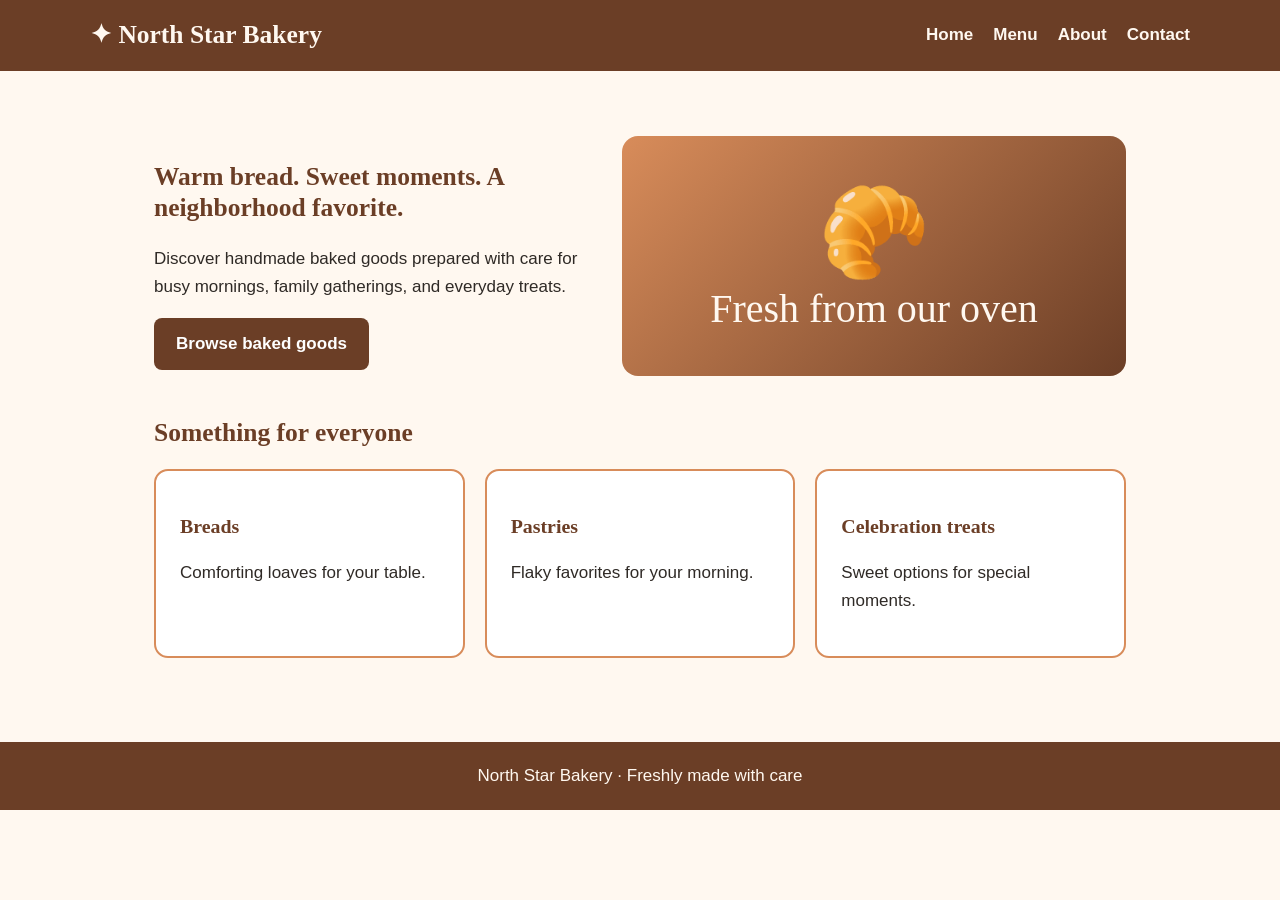
<file: index.html>
<!doctype html><html lang="en"><head><meta charset="utf-8"><meta name="viewport" content="width=device-width, initial-scale=1"><title>Welcome to North Star Bakery | North Star Bakery</title><link rel="stylesheet" href="styles.css"></head><body><header><div class="wrap"><h2>✦ North Star Bakery</h2><nav aria-label="Main navigation"><a href="index.html">Home</a><a href="menu.html">Menu</a><a href="about.html">About</a><a href="contact.html">Contact</a></nav></div></header><main><section class="hero"><div><h1>Warm bread. Sweet moments. A neighborhood favorite.</h1><p>Discover handmade baked goods prepared with care for busy mornings, family gatherings, and everyday treats.</p><a class="button" href="menu.html">Browse baked goods</a></div><div class="hero-art" role="img" aria-label="Illustration of bakery bread"><div><span>🥐</span>Fresh from our oven</div></div></section><section><h2>Something for everyone</h2><div class="cards"><article class="card"><h3>Breads</h3><p>Comforting loaves for your table.</p></article><article class="card"><h3>Pastries</h3><p>Flaky favorites for your morning.</p></article><article class="card"><h3>Celebration treats</h3><p>Sweet options for special moments.</p></article></div></section></main><footer>North Star Bakery · Freshly made with care</footer></body></html>
</file>
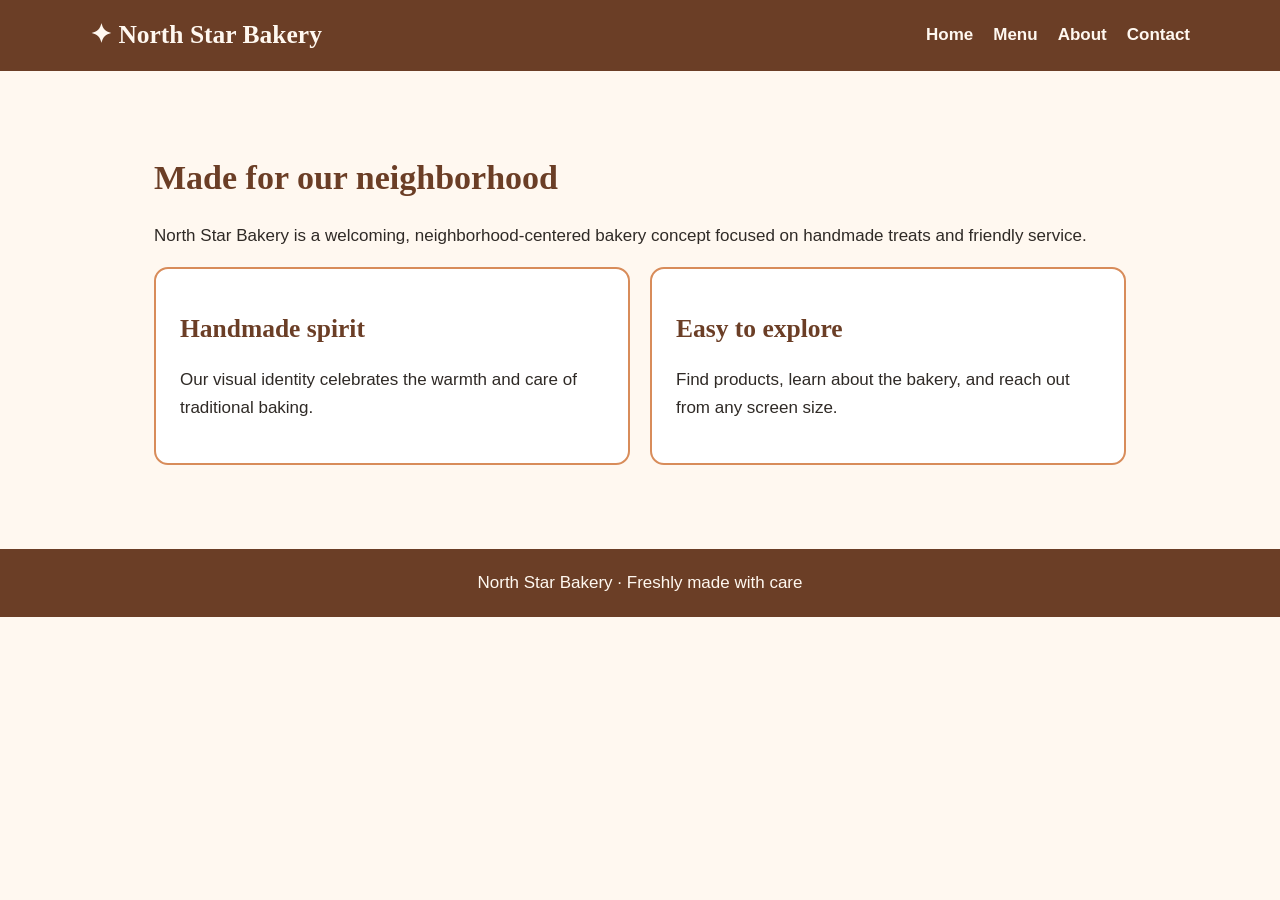
<file: about.html>
<!doctype html><html lang="en"><head><meta charset="utf-8"><meta name="viewport" content="width=device-width, initial-scale=1"><title>Our Story | North Star Bakery</title><link rel="stylesheet" href="styles.css"></head><body><header><div class="wrap"><h2>✦ North Star Bakery</h2><nav aria-label="Main navigation"><a href="index.html">Home</a><a href="menu.html">Menu</a><a href="about.html">About</a><a href="contact.html">Contact</a></nav></div></header><main><h1>Made for our neighborhood</h1><p>North Star Bakery is a welcoming, neighborhood-centered bakery concept focused on handmade treats and friendly service.</p><section class="cards"><article class="card"><h2>Handmade spirit</h2><p>Our visual identity celebrates the warmth and care of traditional baking.</p></article><article class="card"><h2>Easy to explore</h2><p>Find products, learn about the bakery, and reach out from any screen size.</p></article></section></main><footer>North Star Bakery · Freshly made with care</footer></body></html>
</file>
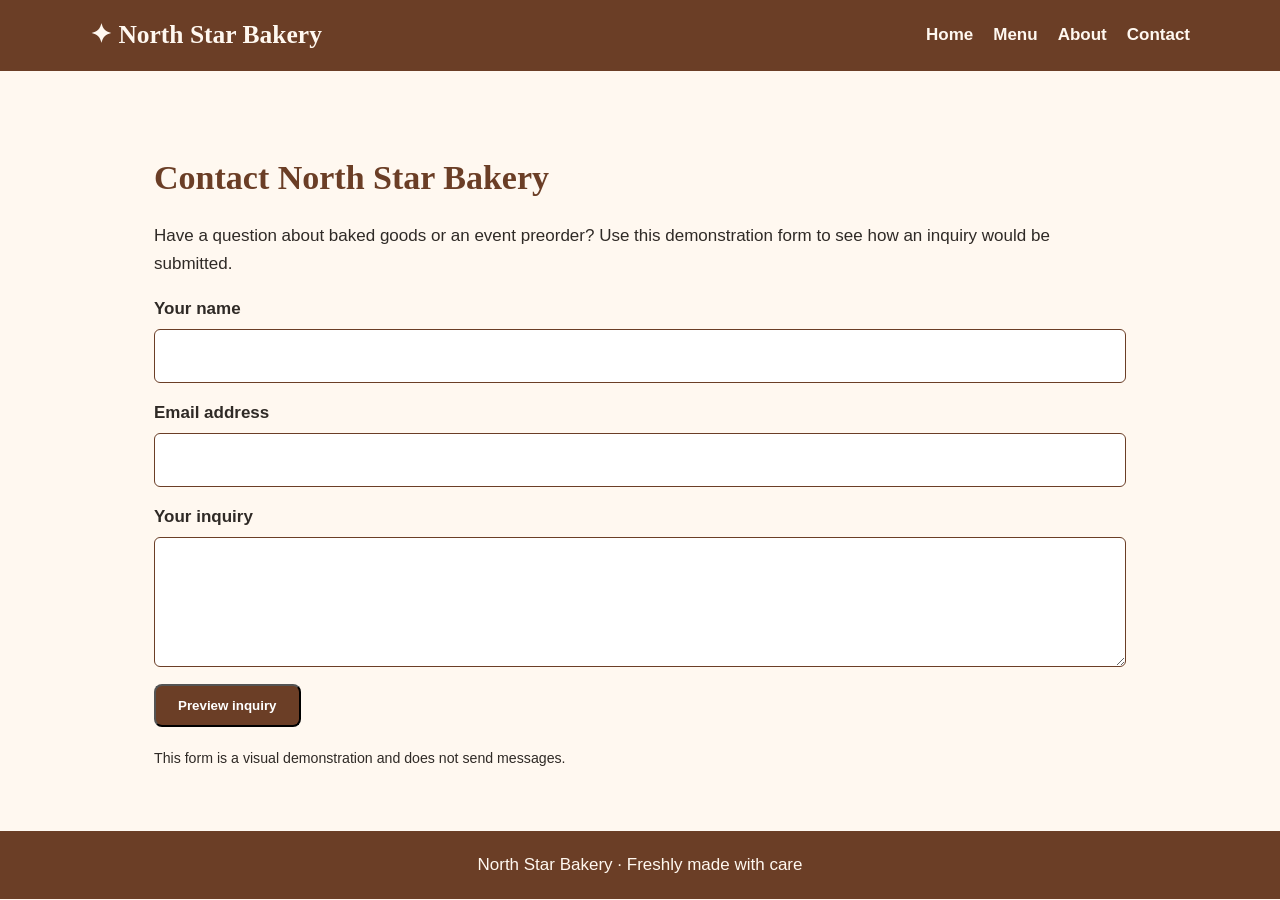
<file: contact.html>
<!doctype html><html lang="en"><head><meta charset="utf-8"><meta name="viewport" content="width=device-width, initial-scale=1"><title>Contact & Preorders | North Star Bakery</title><link rel="stylesheet" href="styles.css"></head><body><header><div class="wrap"><h2>✦ North Star Bakery</h2><nav aria-label="Main navigation"><a href="index.html">Home</a><a href="menu.html">Menu</a><a href="about.html">About</a><a href="contact.html">Contact</a></nav></div></header><main><h1>Contact North Star Bakery</h1><p>Have a question about baked goods or an event preorder? Use this demonstration form to see how an inquiry would be submitted.</p><form onsubmit="event.preventDefault();document.getElementById('notice').textContent='Demo only: no message was sent.'"><label for="name">Your name</label><input id="name" required><label for="email">Email address</label><input id="email" type="email" required><label for="message">Your inquiry</label><textarea id="message" required></textarea><p><button class="button" type="submit">Preview inquiry</button></p><p id="notice" role="status"></p></form><p><small>This form is a visual demonstration and does not send messages.</small></p></main><footer>North Star Bakery · Freshly made with care</footer></body></html>
</file>
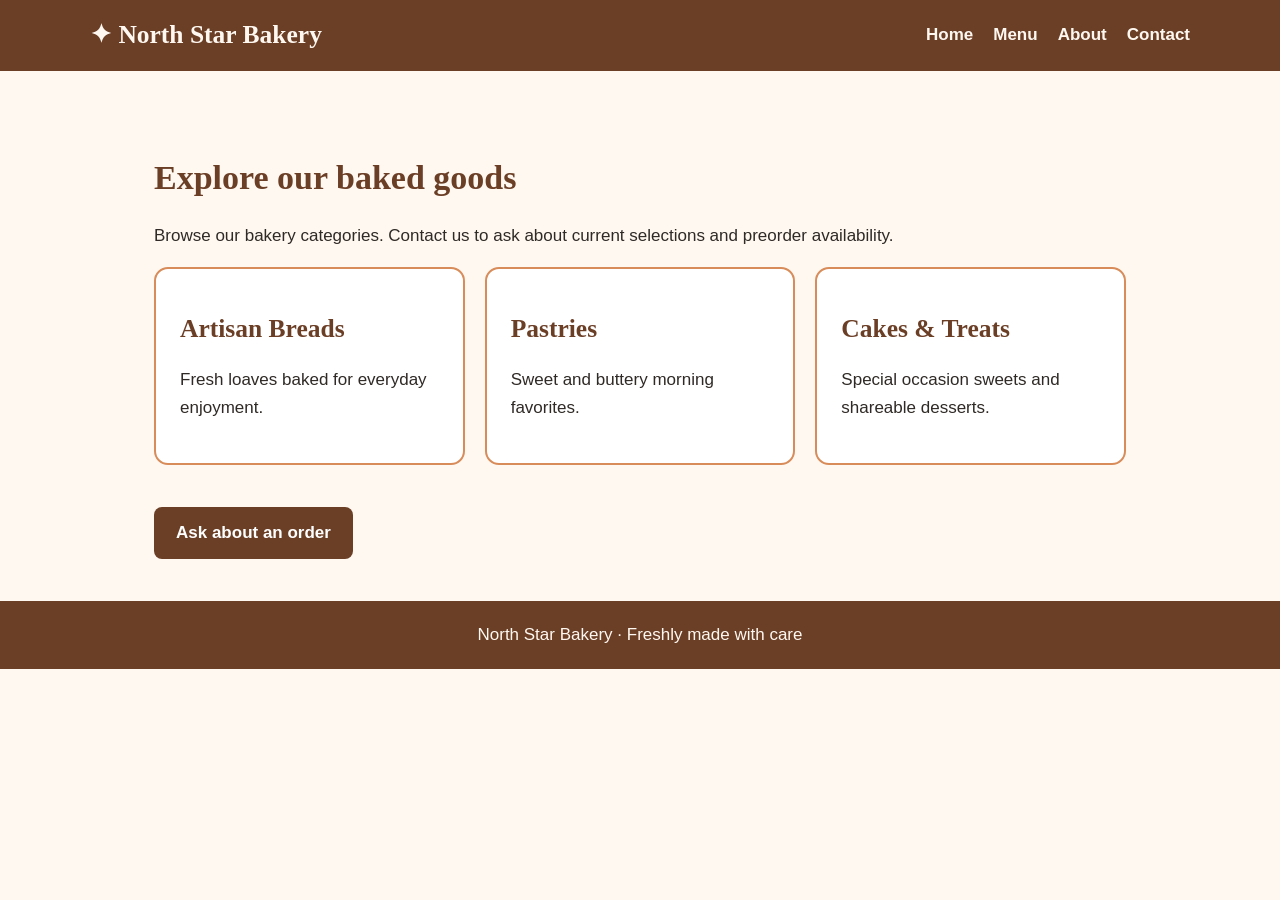
<file: menu.html>
<!doctype html><html lang="en"><head><meta charset="utf-8"><meta name="viewport" content="width=device-width, initial-scale=1"><title>Our Menu | North Star Bakery</title><link rel="stylesheet" href="styles.css"></head><body><header><div class="wrap"><h2>✦ North Star Bakery</h2><nav aria-label="Main navigation"><a href="index.html">Home</a><a href="menu.html">Menu</a><a href="about.html">About</a><a href="contact.html">Contact</a></nav></div></header><main><h1>Explore our baked goods</h1><p>Browse our bakery categories. Contact us to ask about current selections and preorder availability.</p><section class="cards"><article class="card"><h2>Artisan Breads</h2><p>Fresh loaves baked for everyday enjoyment.</p></article><article class="card"><h2>Pastries</h2><p>Sweet and buttery morning favorites.</p></article><article class="card"><h2>Cakes & Treats</h2><p>Special occasion sweets and shareable desserts.</p></article></section><a class="button" href="contact.html">Ask about an order</a></main><footer>North Star Bakery · Freshly made with care</footer></body></html>
</file>
<file: styles.css>
*{box-sizing:border-box}body{margin:0;background:#FFF8F0;color:#2F2A26;font:17px/1.65 Arial,sans-serif}h1,h2,h3{font-family:Georgia,serif;line-height:1.2;color:#6B3E26}header,footer{background:#6B3E26;color:#FFF8F0;padding:20px max(5%,calc((100% - 1100px)/2))}header h2{color:#FFF8F0;margin:0}header .wrap{display:flex;flex-wrap:wrap;align-items:center;justify-content:space-between;gap:14px}nav{display:flex;gap:20px;flex-wrap:wrap}nav a{color:#FFF8F0;text-decoration:none;font-weight:bold}nav a:hover,nav a:focus{text-decoration:underline}main{max-width:1100px;margin:auto;padding:42px 5%}section{margin-bottom:42px}.hero{display:flex;flex-direction:column;gap:24px;align-items:center}.hero-art{width:100%;min-height:240px;border-radius:16px;background:linear-gradient(135deg,#D88C5A,#6B3E26);display:grid;place-items:center;color:#FFF8F0;text-align:center;font:40px Georgia,serif;padding:30px}.hero-art span{font-size:90px;display:block}.cards{display:flex;flex-direction:column;gap:20px}.card{flex:1;border:2px solid #D88C5A;border-radius:14px;padding:24px;background:white}.button{display:inline-block;background:#6B3E26;color:white;padding:12px 22px;border-radius:8px;text-decoration:none;font-weight:bold}.button:hover,.button:focus{background:#2F2A26}label{display:block;font-weight:bold;margin:16px 0 6px}input,textarea{display:block;width:100%;padding:12px;border:1px solid #6B3E26;border-radius:6px;font:inherit}textarea{min-height:130px}footer{text-align:center}a:focus-visible{outline:3px solid #D88C5A;outline-offset:3px}@media(min-width:720px){.hero{flex-direction:row}.hero>div{flex:1}.cards{flex-direction:row}main{padding-top:65px}}
</file>
